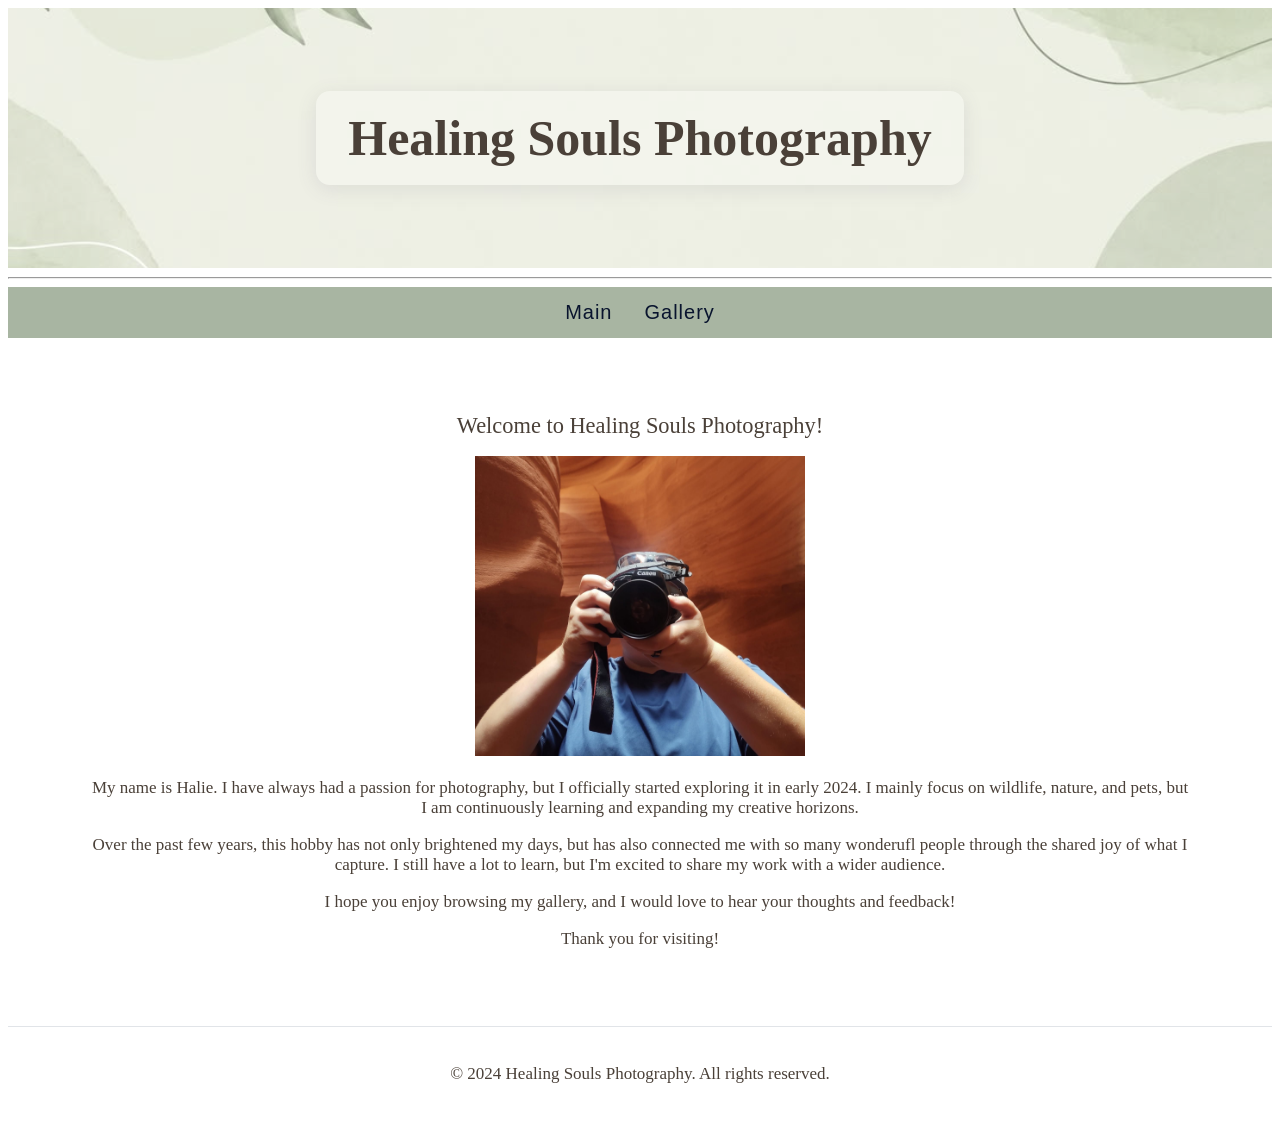
<file: docs/index.html>
<!DOCTYPE html>
<html>
<head>
<title>Healing Souls Photography</title>
<link rel="stylesheet" type="text/css" href="main.css"/>
</head>
<body>
    <header>
        <h1>Healing Souls Photography</h1>
    </header>
        <hr>
        <ul class="navbar">
            <li class="navbar"><a href="index.html">Main</a></li>
            <li class="navbar"><a href="gallery.html">Gallery</a></li>
        </ul>
    <!--nav bar end-->
    <br>
<main class="home-page">
        <p style="text-align: center;"" class="welcome-message">Welcome to Healing Souls Photography!</p>
        <p style="text-align: center;"><img src="images/main.jpg" height="300px"></p>
        <p style="text-align: center;">My name is Halie. I have always had a passion for photography, but I officially started exploring it in early 2024. I mainly focus on wildlife, nature, and pets, but I am continuously learning and expanding my creative horizons.</p>
        <p style="text-align: center;">Over the past few years, this hobby has not only brightened my days, but has also connected me with so many wonderufl people through the shared joy of what I capture. I still have a lot to learn, but I'm excited to share my work with a wider audience.</p>
        <p style="text-align: center;">I hope you enjoy browsing my gallery, and I would love to hear your thoughts and feedback!</p>
        <p style="text-align: center;">Thank you for visiting!</p>
</main>
</body>
<footer>
        <p style="text-align: center;">&copy; 2024 Healing Souls Photography. All rights reserved.</p>
</footer>
</html>
</file>
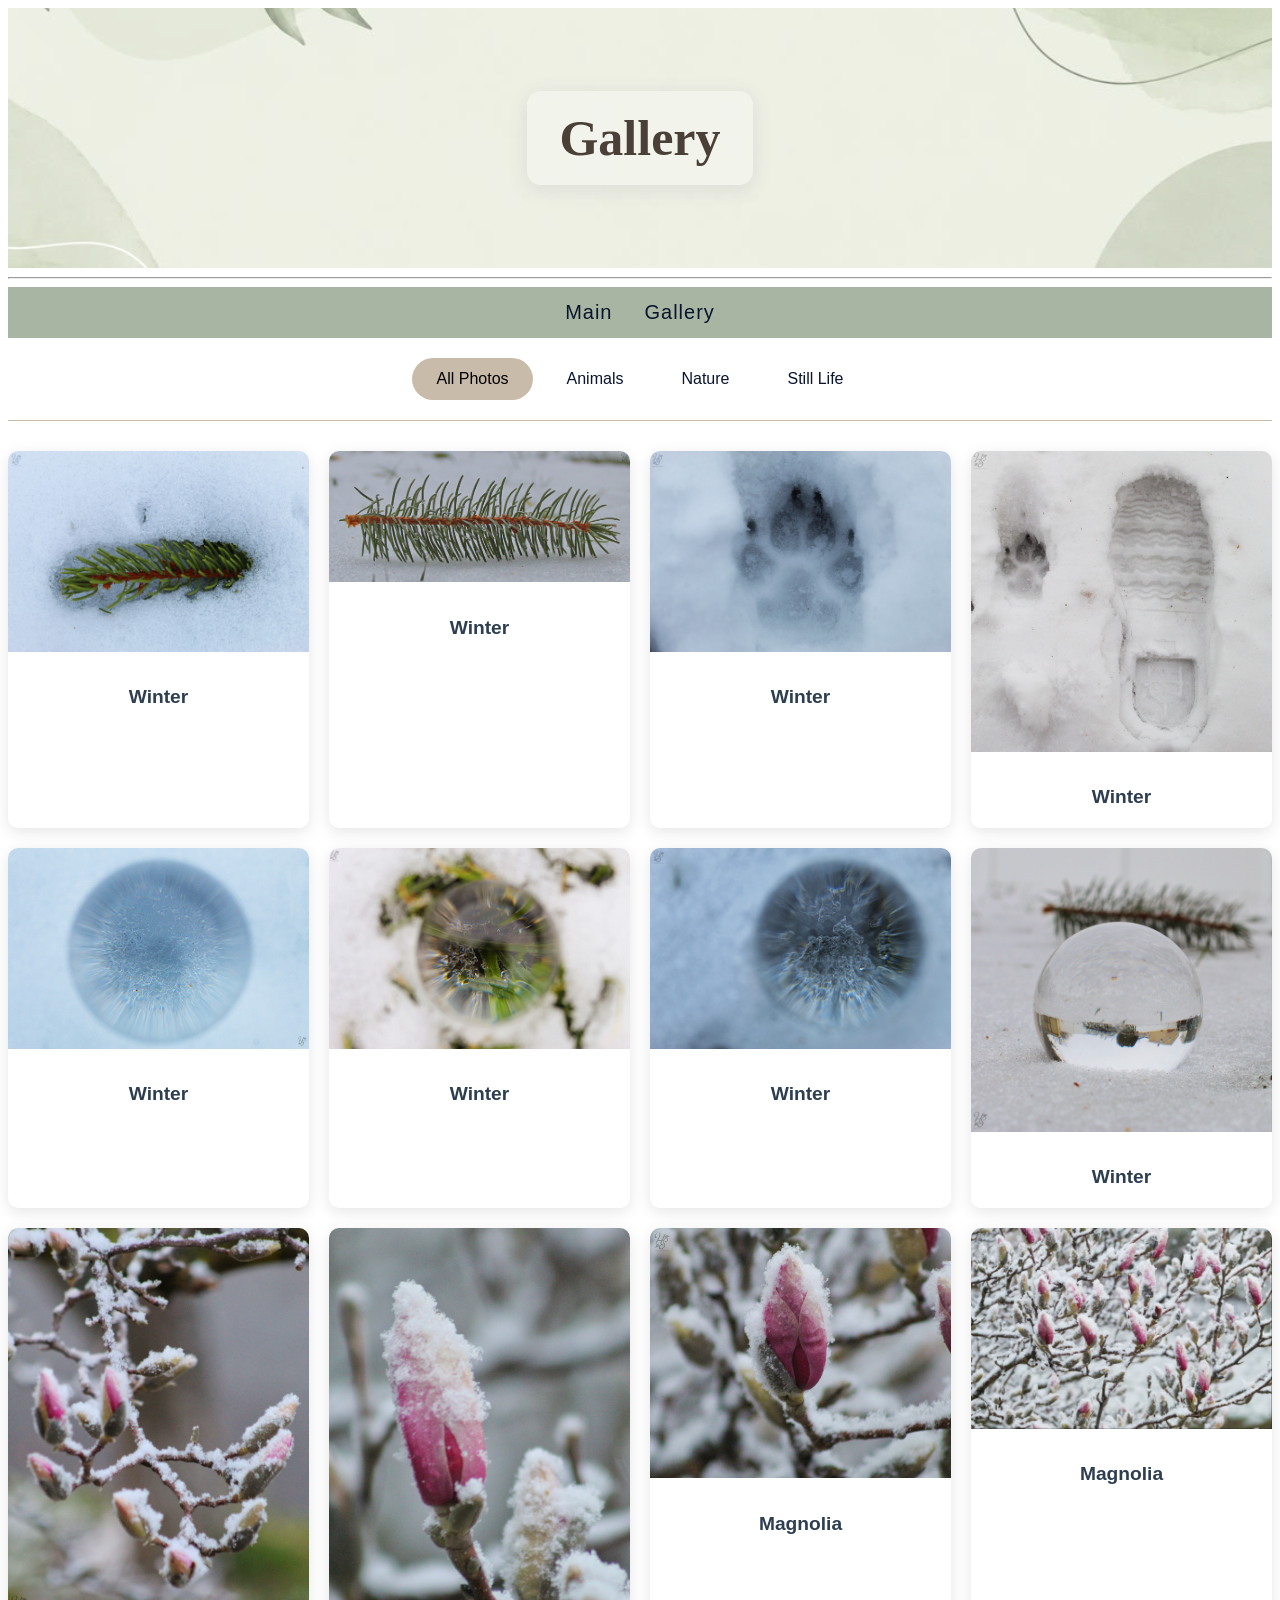
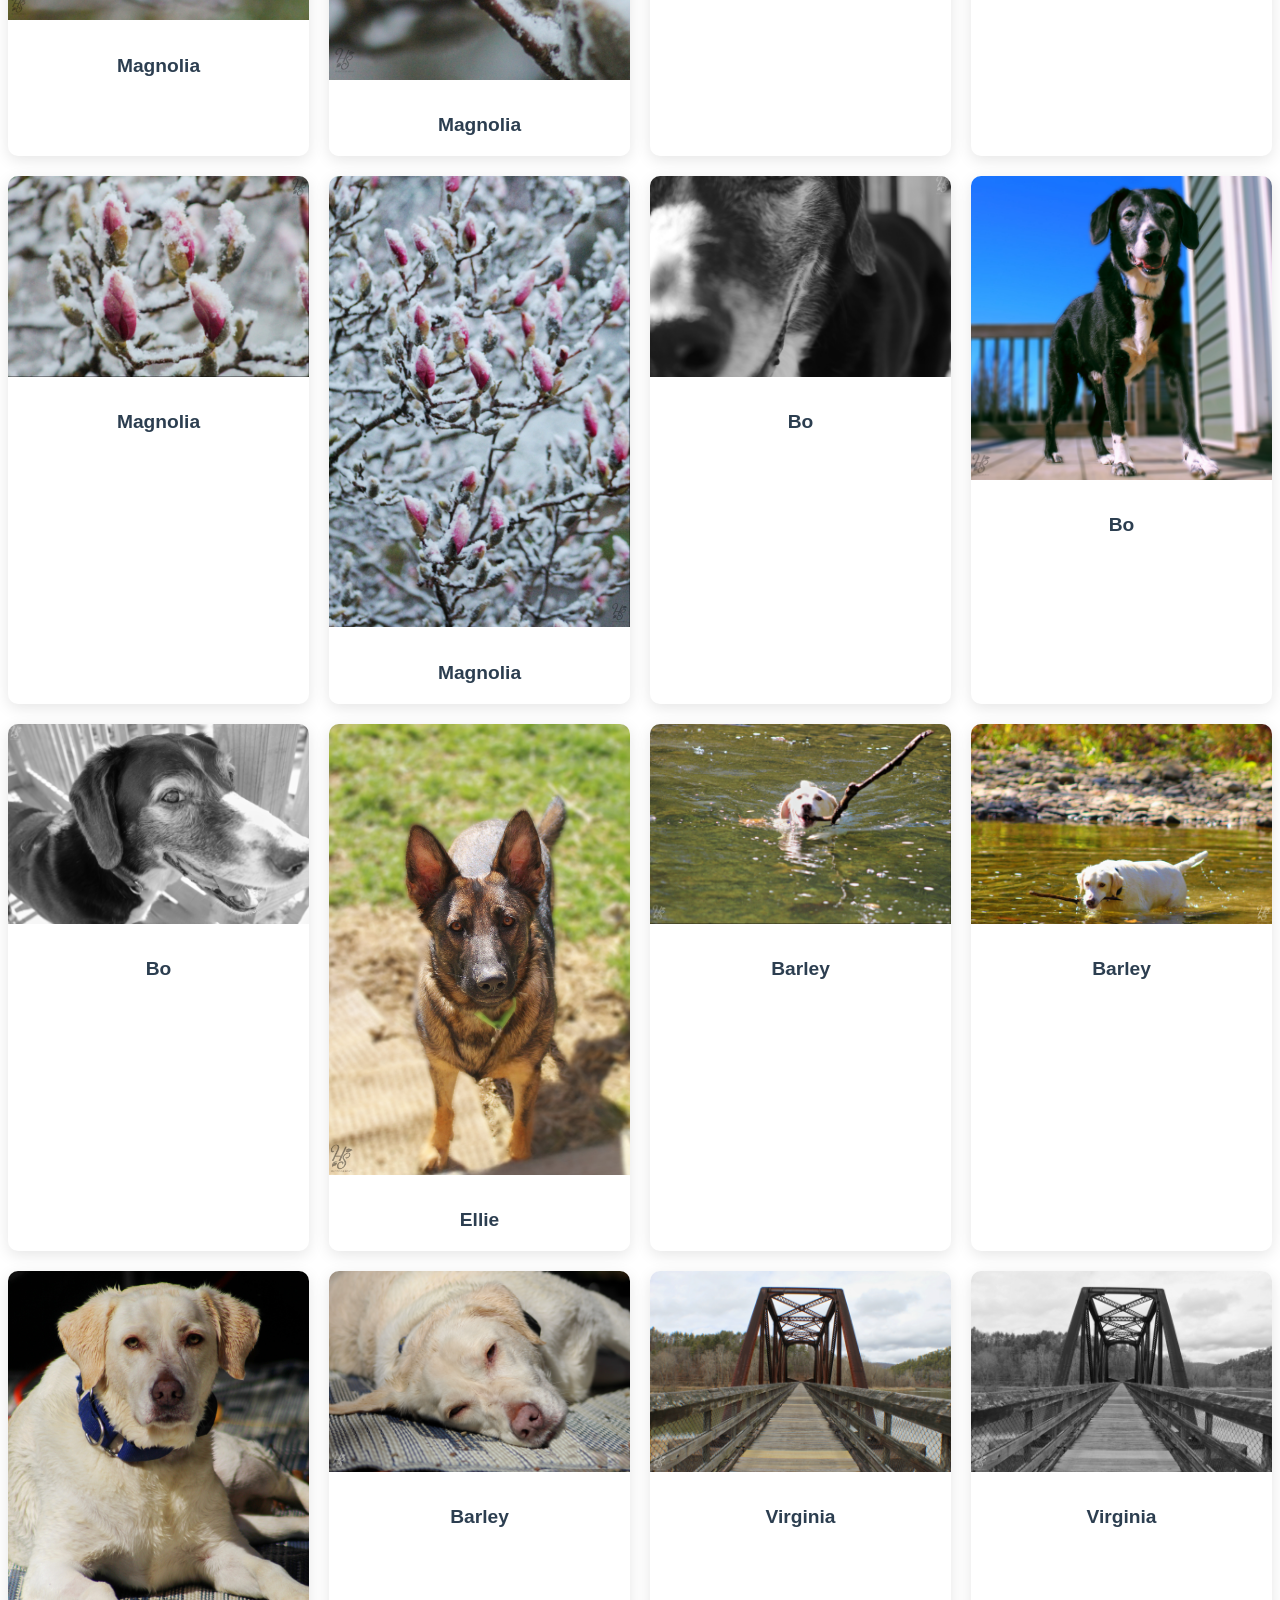
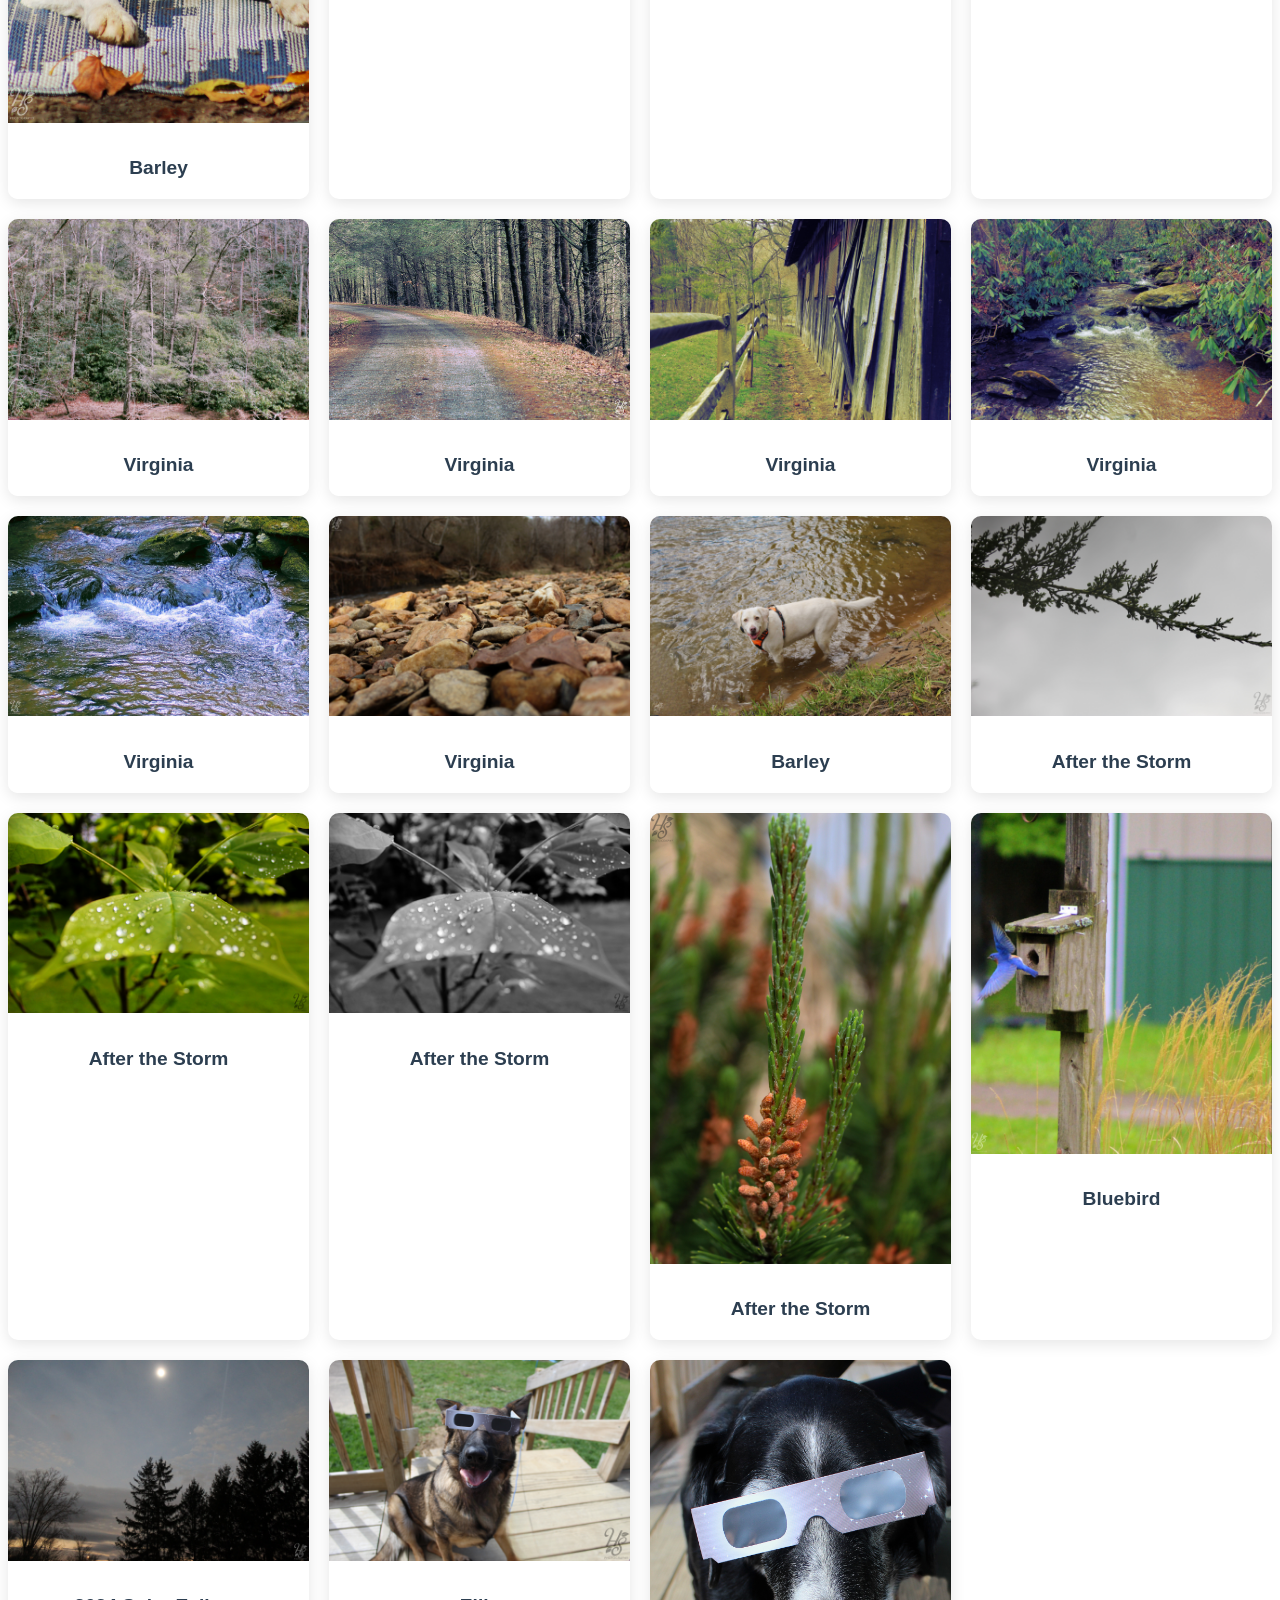
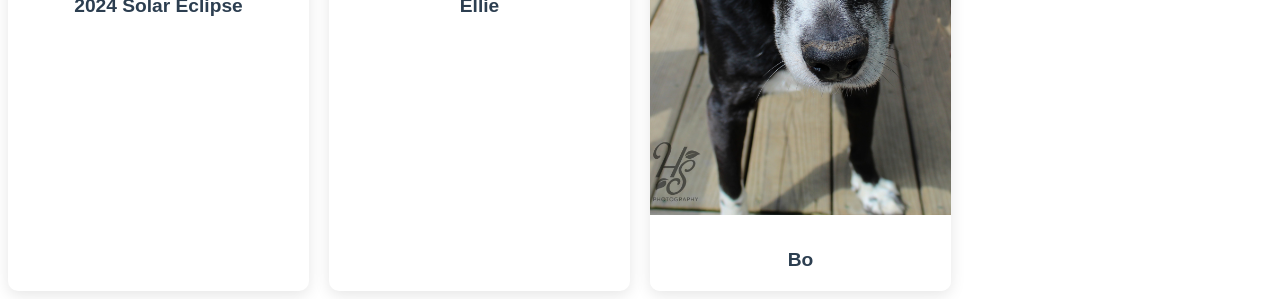
<file: docs/gallery.html>
<!DOCTYPE html>
<html>
<head>
<title>Gallery</title>
<link rel="stylesheet" type="text/css" href="main.css"/>
<script src="gallery.js" defer></script>
</head>
<body>
    <header>
        <h1>Gallery</h1>
    </header>
        <hr>
        <ul class="navbar">
            <li class="navbar"><a href="index.html">Main</a></li>
            <li class="navbar"><a href="gallery.html">Gallery</a></li>
        </ul>
    <!--nav bar end-->
    <br>
<div class="tabs">
            <button class="tab active" data-category="all">All Photos</button>
            <button class="tab" data-category="animals">Animals</button>
            <button class="tab" data-category="nature">Nature</button>
            <button class="tab" data-category="still-life">Still Life</button>
        </div>
<div class="gallery" id="gallery">
            <!-- Gallery items will be generated by JavaScript -->
        </div>
    </div>

    <!-- Back to Top button -->
    <button id="backToTop" aria-label="Back to top">↑</button>
</body>
</html>
</file>
<file: docs/main.css>
header {
  position: relative;
  background-image: url('images/background.jpg');
  background-size: cover;
  background-position: center;
  background-repeat: no-repeat;
  padding: 40px 20px;
  display: flex;
  align-items: center;
  justify-content: center;
  min-height: 180px;
  overflow: hidden;
}

header::before {
  content: "";
  position: absolute;
  inset: 0;
  background: rgba(255, 255, 255, 0.30);
}

h1
{
    position: relative;
    z-index: 1;
    color:#4A4038;
    font-size: 50px;
    font-family: "DM Serif Display", "Georgia", Times, serif;
    text-align: center;
    margin: 0;
    padding: 18px 32px;
    display: inline-block;
    background: rgba(255, 255, 255, 0.28);
    border-radius: 14px;
    box-shadow: 0 4px 20px rgba(88, 79, 112, 0.12);
}

body
{
    background-color: white;
    font-size: 17px;
    text-align: center;
}

li
{
    text-align: left;
}

p {
    color:#4A4038;
    font-size: 17px;
    text-align: left;
}

.home-page {
  max-width: 1100px;
  margin: 0 auto;
  padding: 30px 20px 10px;
}

.welcome-message {
  text-align: center;
  font-size: 1.4rem;
  margin: 25px 0 10px;
}
/*Navigation Bar*/
ul.navbar {
  list-style-type: none;
  margin: 0;
  padding: 0;
  overflow: hidden;
  background-color: #A8B5A2;
  display: flex;
  justify-content: center;
  align-items: center;
  font-family: "Montserrat", "Arial", sans-serif;
  letter-spacing: 1px;
  color: #4A4038;
  font-size: 20px;
}

li.navbar {
  float: none;
}

li.navbar a {
  display: block;
  color: #09142e;
  text-align: center;
  padding: 14px 16px;
  text-decoration: none;
}

li.navbar a:hover {
  color: #4A4038;
  background-color: #C8BBAA;
}

.tabs {
  display: flex;
  justify-content: center;
  flex-wrap: wrap;
  margin-bottom: 30px;
  border-bottom: 1px solid #C8BBAA;
  padding-bottom: 10px;
}

.tab {
  padding: 12px 24px; 
  font-family: "Monserrat", "Arial", sans-serif;
  margin: 0 5px 10px;
  background: none;
  border: none;
  border-radius: 30px;
  font-size: 16px;
  font-weight: 500;
  cursor: pointer;
  transition: all 0.3s ease;
  color: #09142e;
}

.tab:hover {
  background-color: #C8BBAA;
  color: #09142e;
}

.tab.active {
  background-color: #C8BBAA;
  color: black;
}

/*Gallery*/
.gallery {
  display: grid;
  grid-template-columns: repeat(auto-fill, minmax(280px, 1fr));
  gap: 20px;
}

.gallery-item {
  border-radius: 10px;
  overflow: hidden;
  box-shadow: 0 4px 15px rgba(0, 0, 0, 0.1);
  transition: transform 0.3s ease, box-shadow 0.3s ease;
  opacity: 0;
  transform: translateY(20px);
  animation: fadeIn 0.5s ease forwards;
}

.gallery-item:hover {
  transform: translateY(-5px);
  box-shadow: 0 10px 25px rgba(0, 0, 0, 0.15);
}

.gallery-item img {
  width: 100%;
  height: auto; /* Preserve full image without cropping */
  object-fit: contain;
  display: block;
  transition: transform 0.5s ease;
}

.gallery-item:hover img {
  transform: scale(1.05);
}

.item-info {
  padding: 15px;
  font-family: "Montserrat", "Arial", sans-serif;
  text-align: center;
  background-color: white;
  
}

.item-info h3 {
  font-size: 1.2rem;
  font-family: "Montserrat", "Arial", sans-serif;
  text-align: center;
  margin-bottom: 5px;
  color: #2c3e50;
}

@keyframes fadeIn {
  to {
    opacity: 1;
    transform: translateY(0);
  }
}

.no-results {
  grid-column: 1 / -1;
  text-align: center;
  padding: 40px;
  color: #C8BBAA;
}

footer {
  text-align: center;
  margin-top: 50px;
  padding: 20px;
  color: #C8BBAA;
  border-top: 1px solid #e1e4e8;
}

@media (max-width: 768px) {
  .gallery {
    grid-template-columns: repeat(auto-fill, minmax(220px, 1fr));
  }
}

@media (max-width: 480px) {
  .gallery {
    grid-template-columns: 1fr;
  }

  .tab {
    padding: 10px 16px;
    font-family: "Montserrat", "Arial", sans-serif;
    font-size: 0.9rem;
  }
}

/* Back to Top button */
#backToTop {
  position: fixed;
  right: 20px;
  bottom: 24px;
  background: #A8B5A2;
  color: #09142e;
  border: none;
  border-radius: 50%;
  width: 44px;
  height: 44px;
  display: none;
  align-items: center;
  justify-content: center;
  cursor: pointer;
  box-shadow: 0 4px 12px rgba(0,0,0,0.15);
  font-size: 20px;
  transition: opacity 0.2s ease, transform 0.2s ease;
  z-index: 1000;
}
#backToTop.show {
  display: flex;
  opacity: 1;
  transform: translateY(0);
}
#backToTop:hover {
  transform: scale(1.05);
}
</file>
